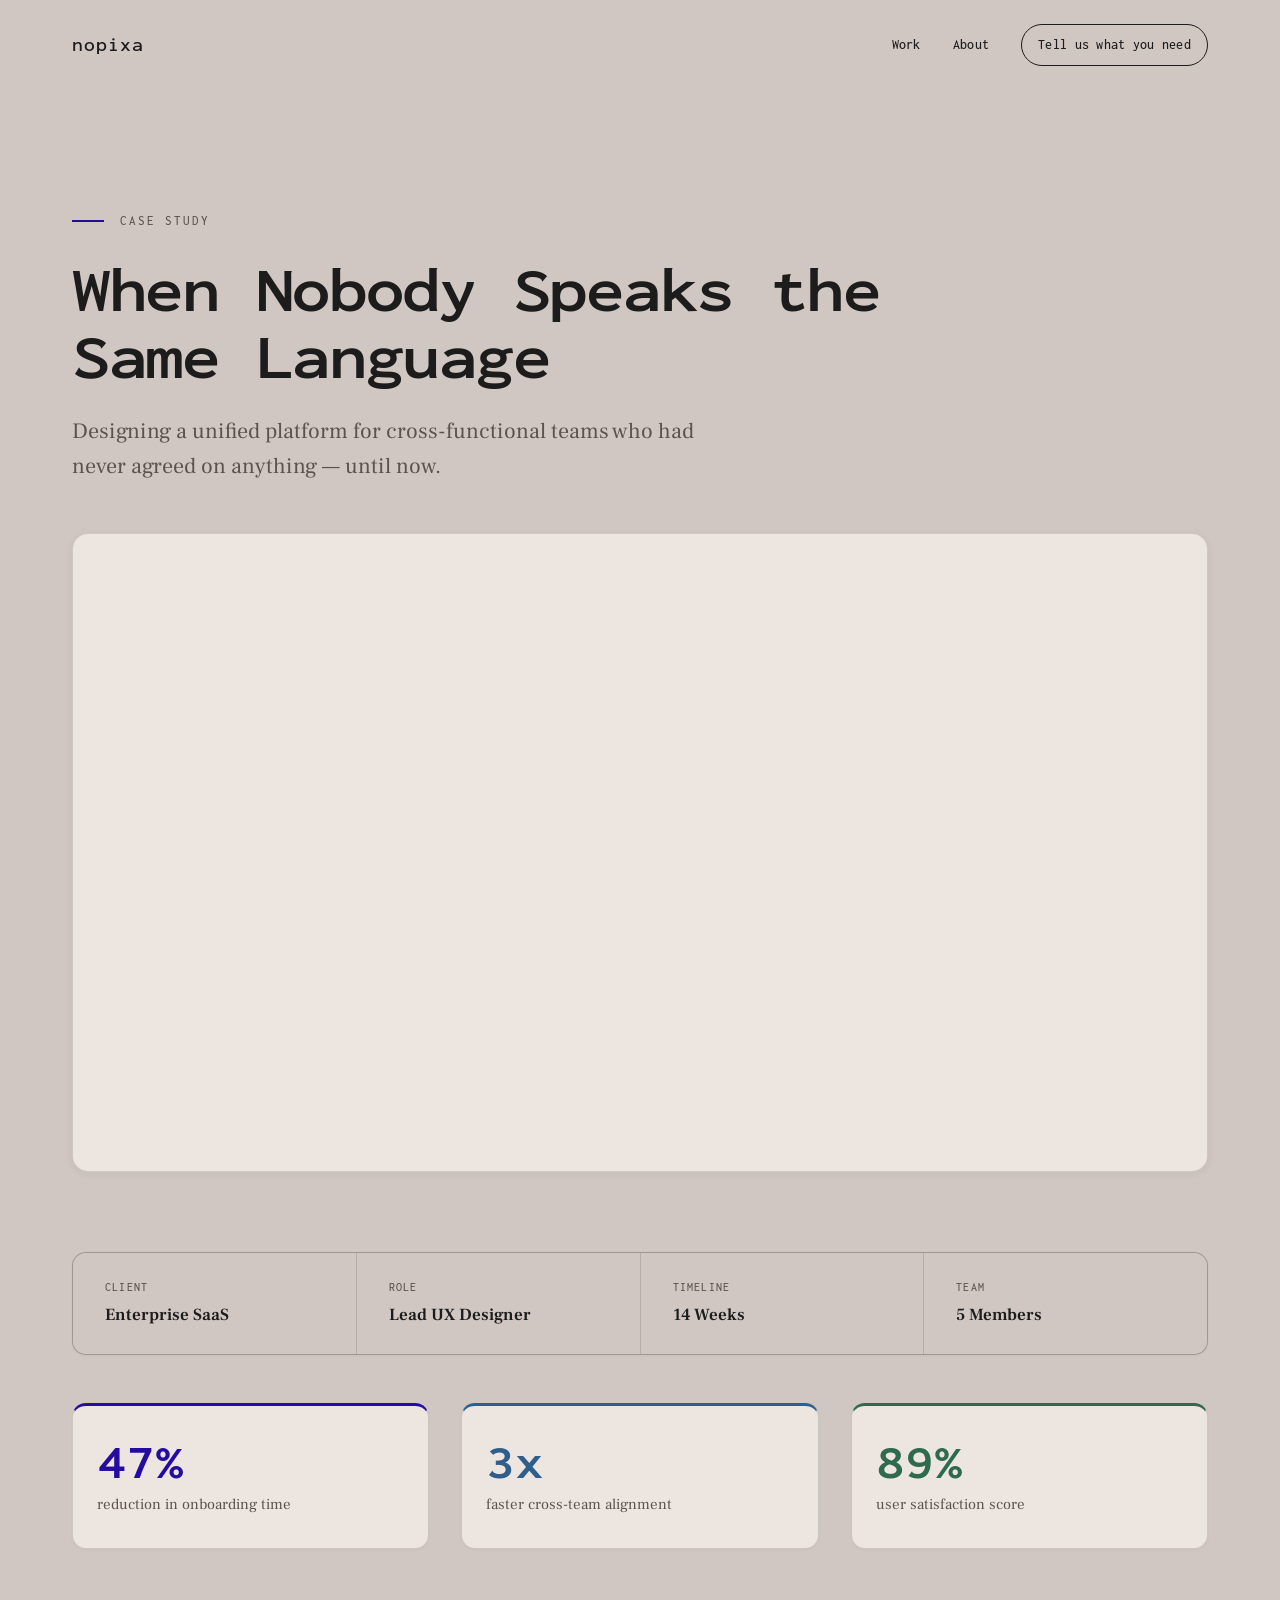
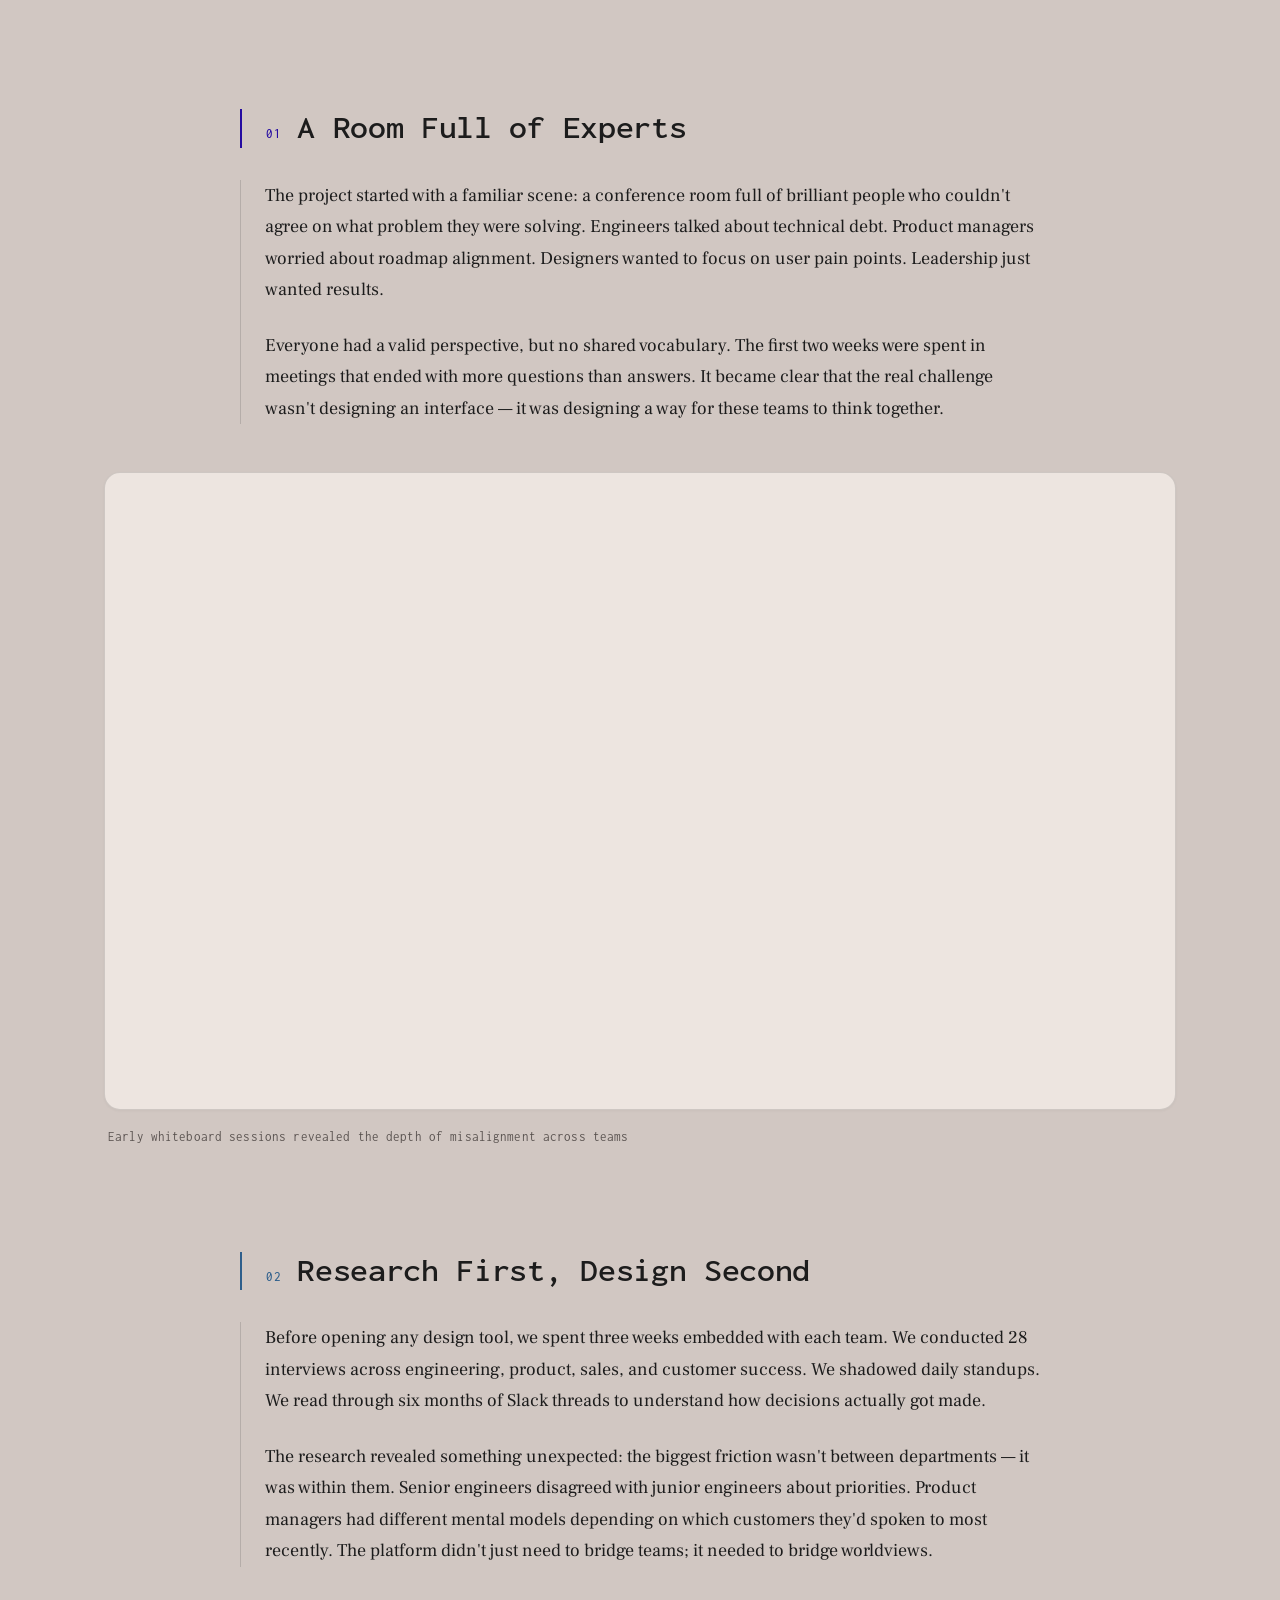
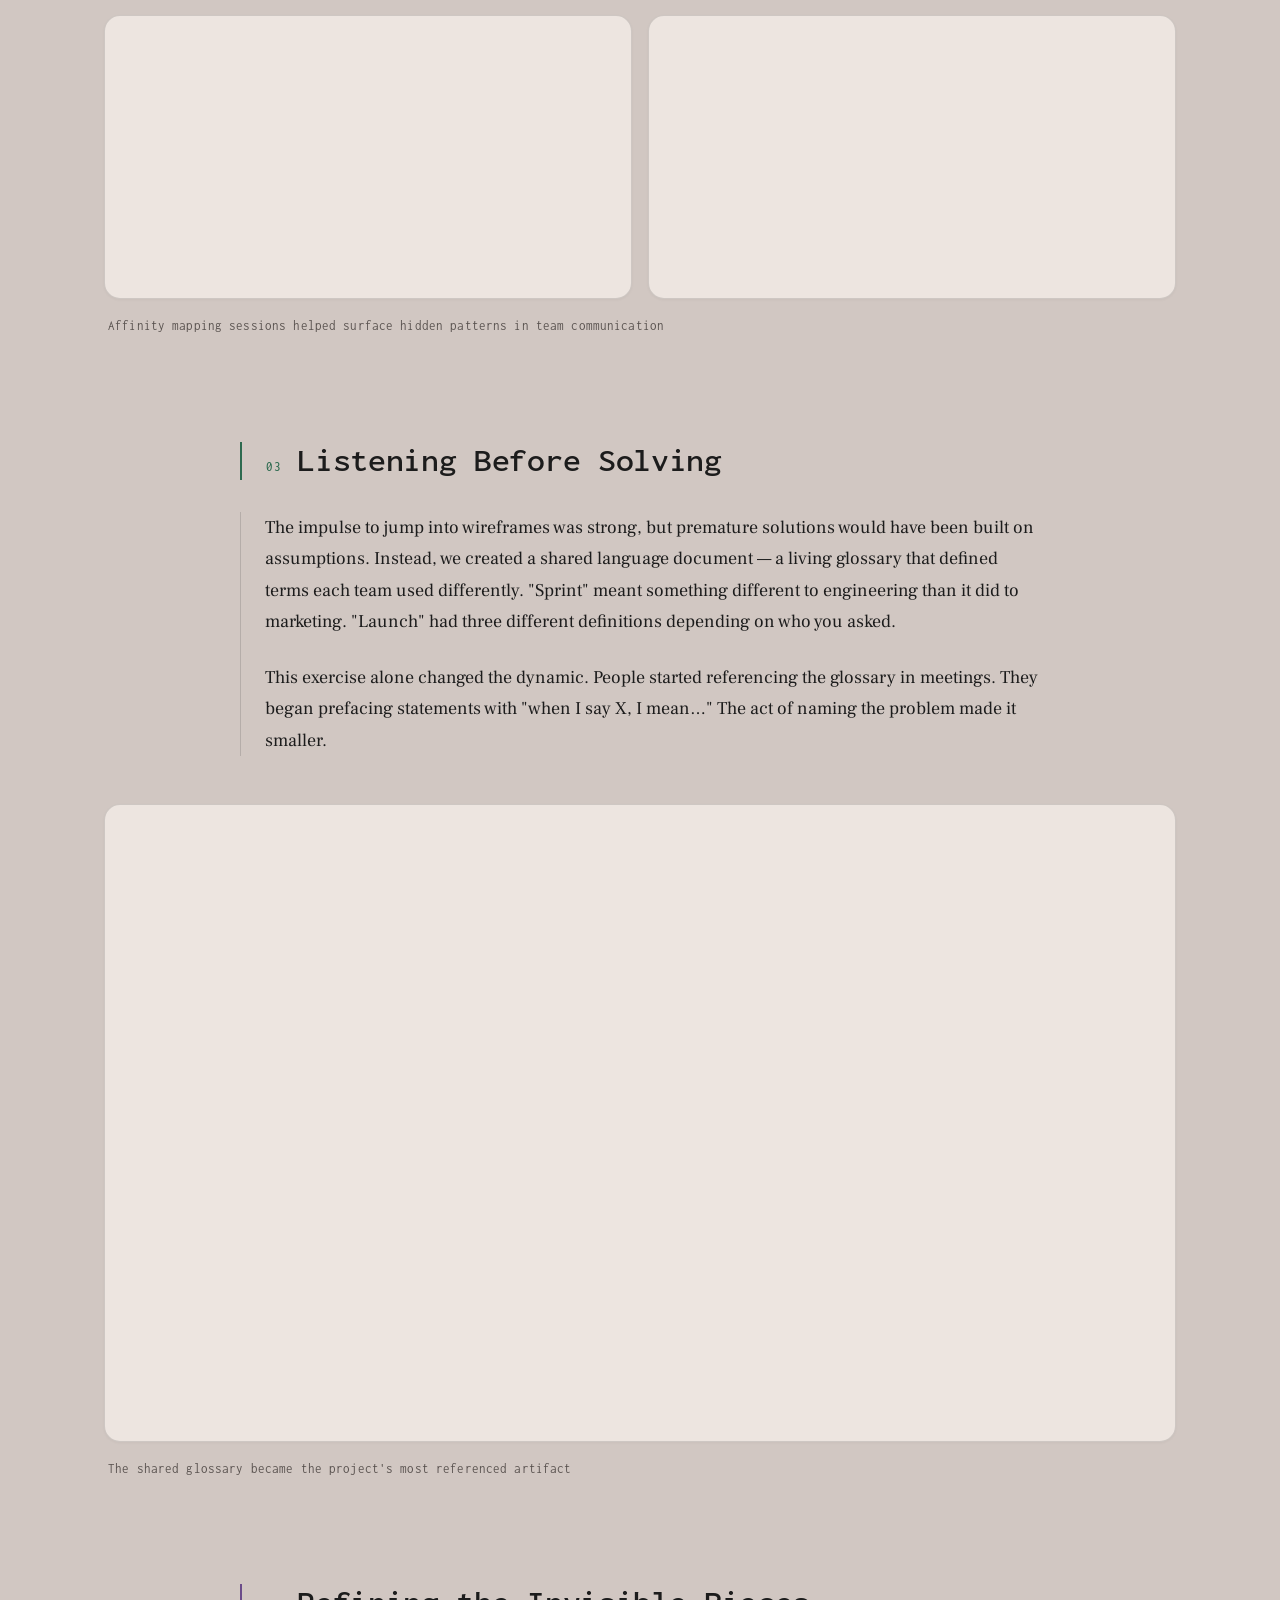
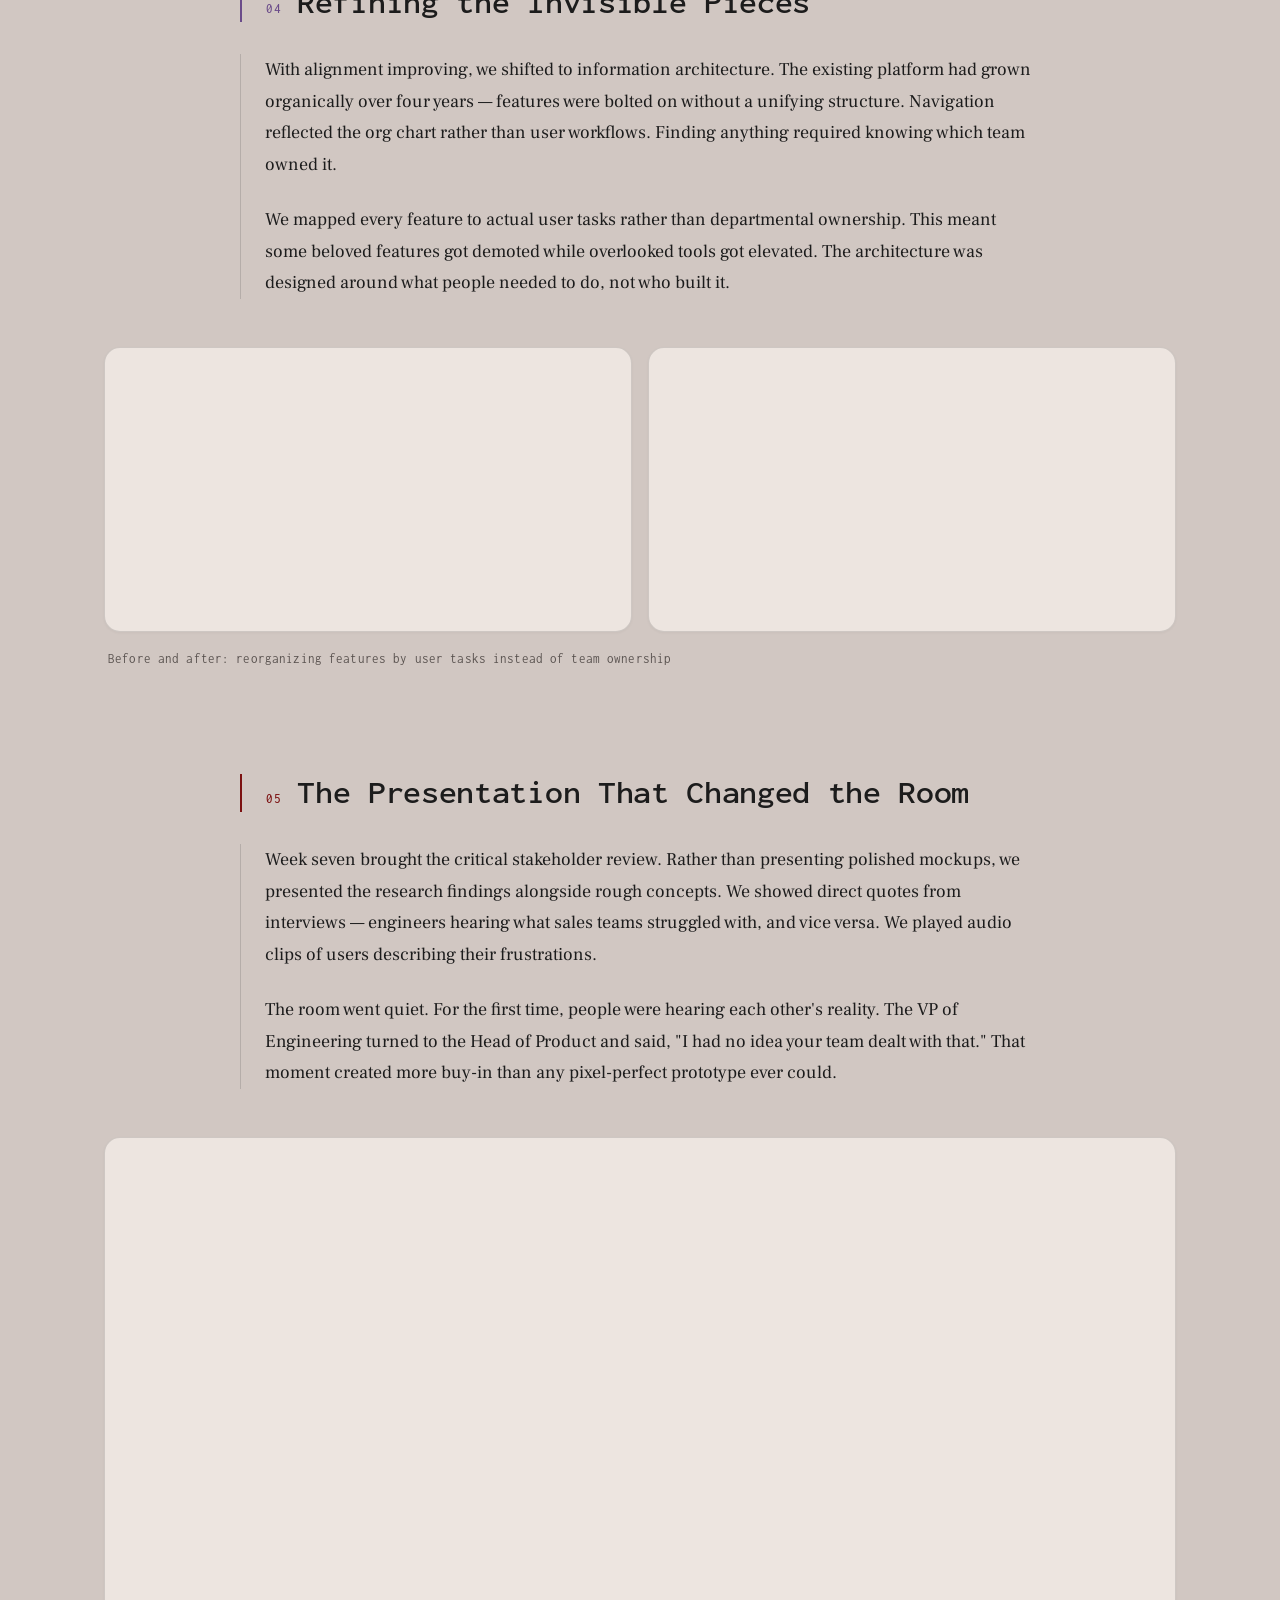
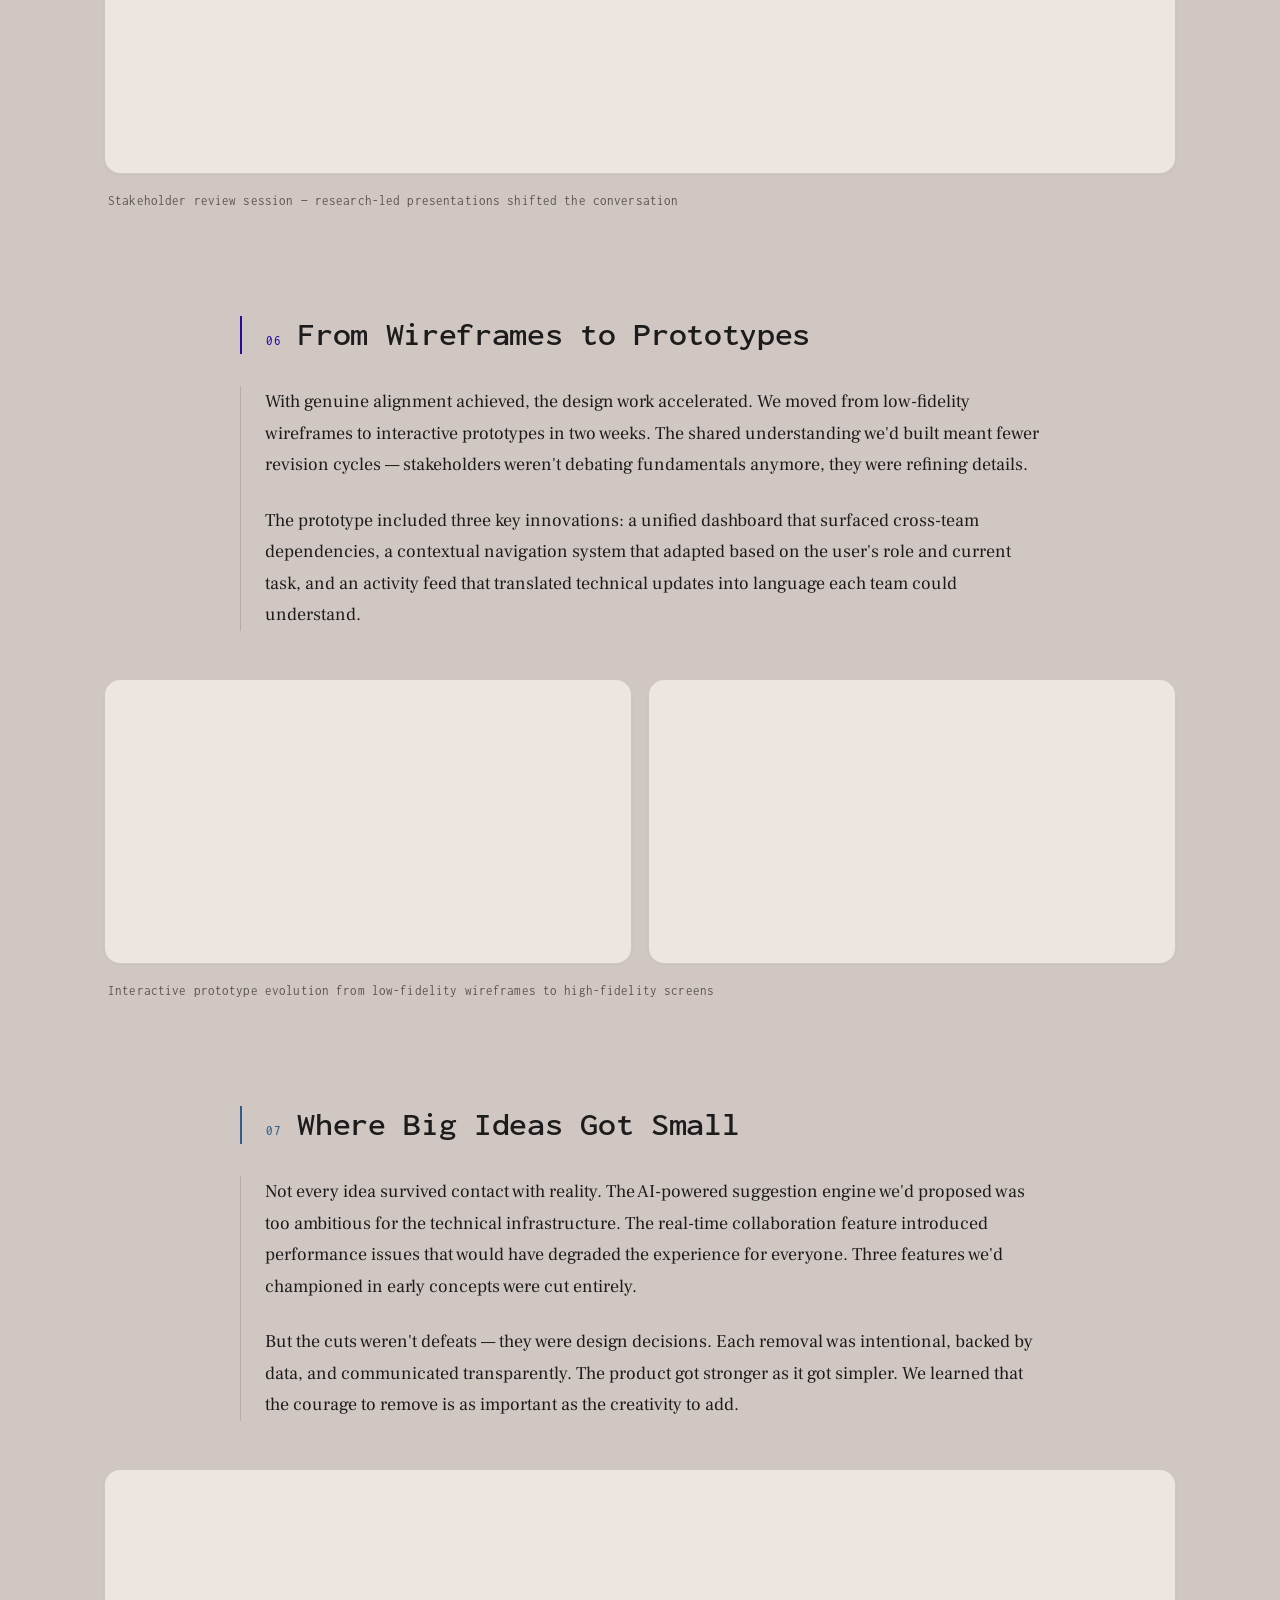
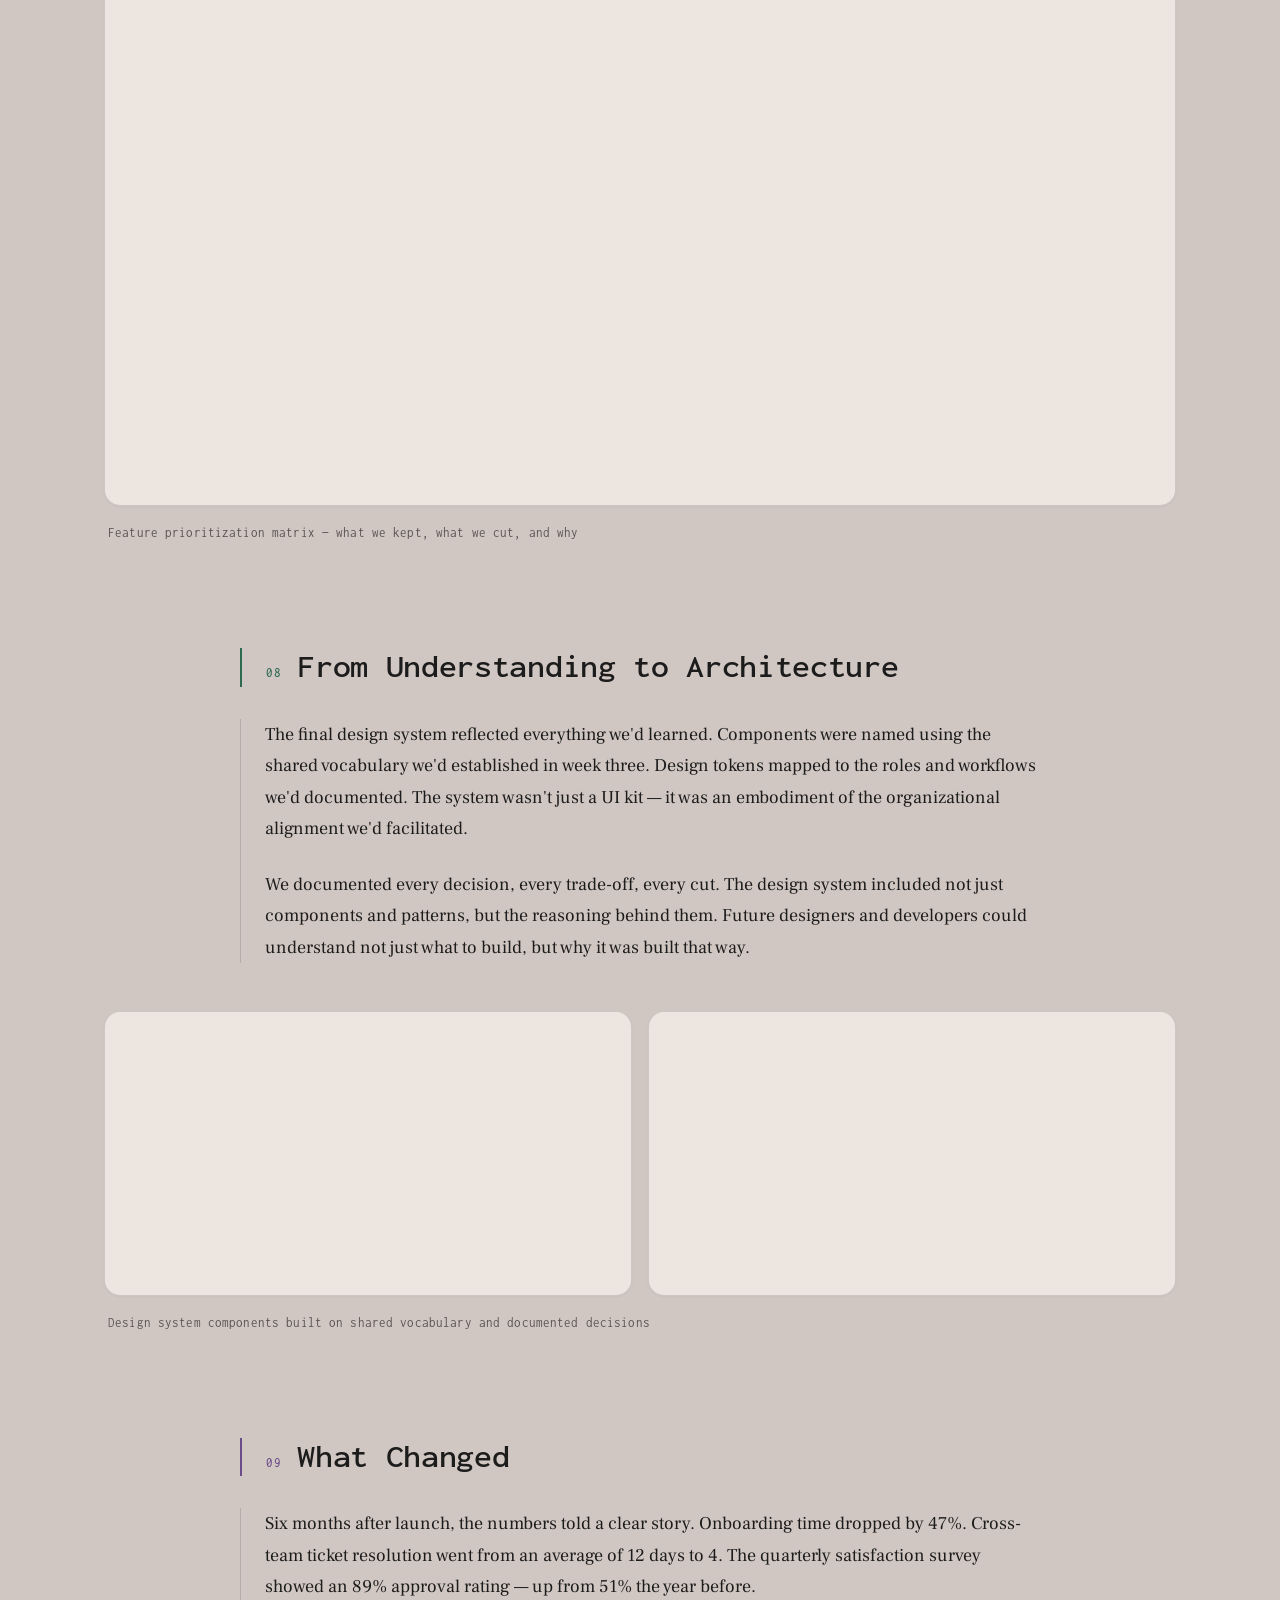
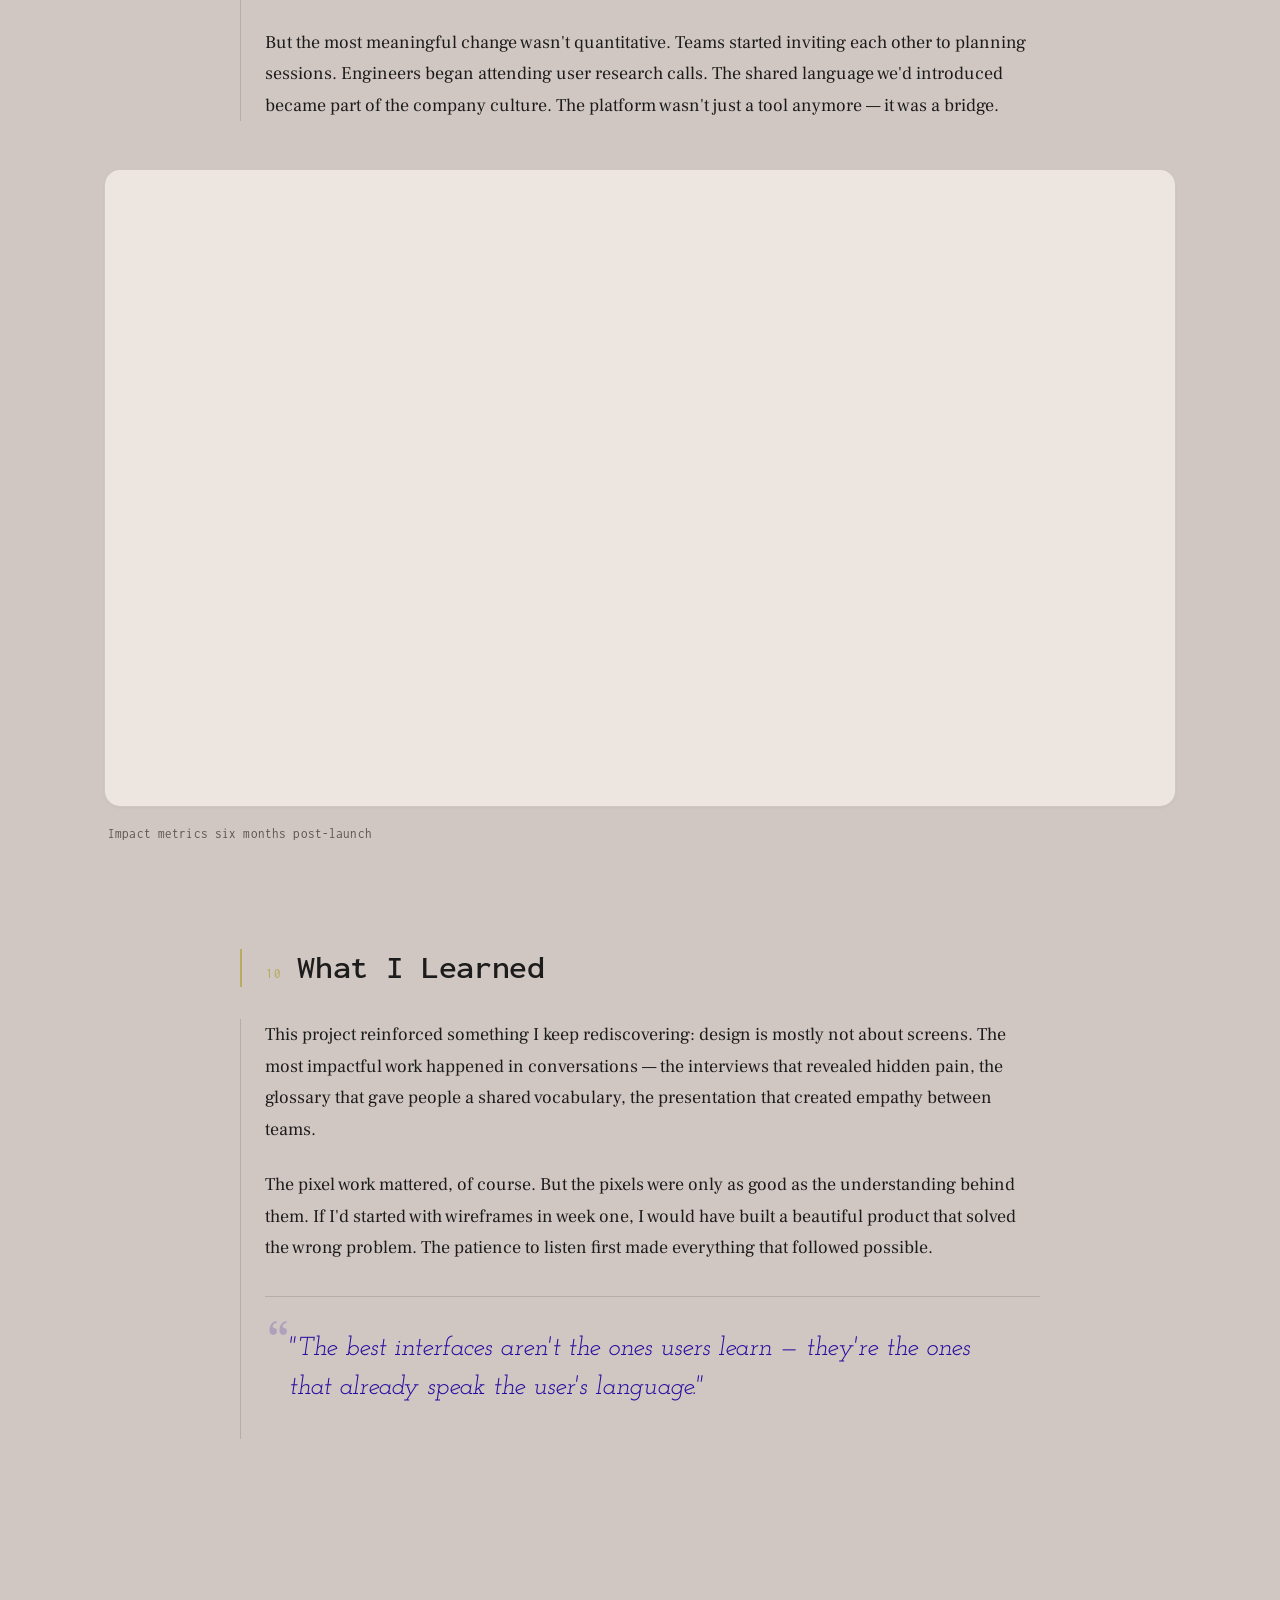
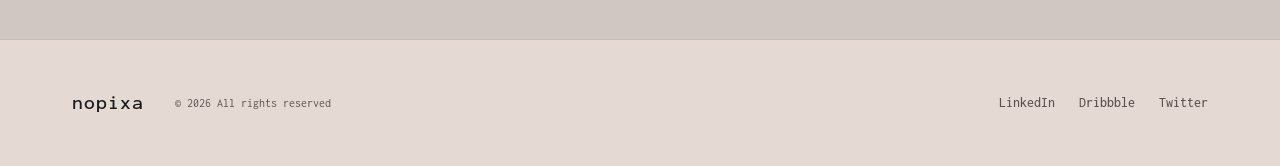
<file: index.html>
<!DOCTYPE html>
<html lang="en">
<head>
  <meta charset="UTF-8">
  <meta name="viewport" content="width=device-width, initial-scale=1.0">
  <title>When Nobody Speaks the Same Language — Case Study</title>
  <link rel="preconnect" href="https://fonts.googleapis.com">
  <link rel="preconnect" href="https://fonts.gstatic.com" crossorigin>
  <link href="https://fonts.googleapis.com/css2?family=Inconsolata:wdth,wght@75..100,200..900&family=Frank+Ruhl+Libre:wght@300..900&family=Josefin+Slab:ital,wght@0,100..700;1,100..700&display=swap" rel="stylesheet">
  <link rel="stylesheet" href="style.css">
  <meta name="description" content="Case study: Designing a unified platform for cross-functional teams — a nopixa design project.">
</head>
<body>

  <!-- Navigation -->
  <nav class="nav">
    <a href="/" class="nav__logo">nopixa</a>
    <div class="nav__links">
      <a href="#" class="nav__link">Work</a>
      <a href="#" class="nav__link">About</a>
      <a href="#" class="nav__link nav__link--cta">Tell us what you need</a>
    </div>
  </nav>

  <!-- Hero -->
  <header class="hero">
    <div class="hero__label">Case Study</div>
    <h1 class="hero__title">When Nobody Speaks the Same Language</h1>
    <p class="hero__subtitle">Designing a unified platform for cross-functional teams who had never agreed on anything — until now.</p>
  </header>

  <!-- Hero Image -->
  <div class="hero-image">
    <div class="hero-image__placeholder"></div>
  </div>

  <!-- Project Overview -->
  <section class="overview">
    <div class="overview__grid">
      <div class="overview__item">
        <span class="overview__label">Client</span>
        <span class="overview__value">Enterprise SaaS</span>
      </div>
      <div class="overview__item">
        <span class="overview__label">Role</span>
        <span class="overview__value">Lead UX Designer</span>
      </div>
      <div class="overview__item">
        <span class="overview__label">Timeline</span>
        <span class="overview__value">14 Weeks</span>
      </div>
      <div class="overview__item">
        <span class="overview__label">Team</span>
        <span class="overview__value">5 Members</span>
      </div>
    </div>
    <div class="overview__stats">
      <div class="stat">
        <span class="stat__number">47%</span>
        <span class="stat__desc">reduction in onboarding time</span>
      </div>
      <div class="stat">
        <span class="stat__number">3x</span>
        <span class="stat__desc">faster cross-team alignment</span>
      </div>
      <div class="stat">
        <span class="stat__number">89%</span>
        <span class="stat__desc">user satisfaction score</span>
      </div>
    </div>
  </section>

  <!-- Content Sections -->
  <main class="content">

    <!-- Section: A Room Full of Experts -->
    <section class="section">
      <div class="section__header">
        <span class="section__number">01</span>
        <h2 class="section__title">A Room Full of Experts</h2>
      </div>
      <div class="section__body">
        <p>The project started with a familiar scene: a conference room full of brilliant people who couldn't agree on what problem they were solving. Engineers talked about technical debt. Product managers worried about roadmap alignment. Designers wanted to focus on user pain points. Leadership just wanted results.</p>
        <p>Everyone had a valid perspective, but no shared vocabulary. The first two weeks were spent in meetings that ended with more questions than answers. It became clear that the real challenge wasn't designing an interface — it was designing a way for these teams to think together.</p>
      </div>
    </section>

    <div class="image-block">
      <div class="image-block__placeholder"></div>
      <span class="image-block__caption">Early whiteboard sessions revealed the depth of misalignment across teams</span>
    </div>

    <!-- Section: Research First, Design Second -->
    <section class="section">
      <div class="section__header">
        <span class="section__number">02</span>
        <h2 class="section__title">Research First, Design Second</h2>
      </div>
      <div class="section__body">
        <p>Before opening any design tool, we spent three weeks embedded with each team. We conducted 28 interviews across engineering, product, sales, and customer success. We shadowed daily standups. We read through six months of Slack threads to understand how decisions actually got made.</p>
        <p>The research revealed something unexpected: the biggest friction wasn't between departments — it was within them. Senior engineers disagreed with junior engineers about priorities. Product managers had different mental models depending on which customers they'd spoken to most recently. The platform didn't just need to bridge teams; it needed to bridge worldviews.</p>
      </div>
    </section>

    <div class="image-block image-block--two-up">
      <div class="image-block__grid">
        <div class="image-block__placeholder"></div>
        <div class="image-block__placeholder"></div>
      </div>
      <span class="image-block__caption">Affinity mapping sessions helped surface hidden patterns in team communication</span>
    </div>

    <!-- Section: Listening Before Solving -->
    <section class="section">
      <div class="section__header">
        <span class="section__number">03</span>
        <h2 class="section__title">Listening Before Solving</h2>
      </div>
      <div class="section__body">
        <p>The impulse to jump into wireframes was strong, but premature solutions would have been built on assumptions. Instead, we created a shared language document — a living glossary that defined terms each team used differently. "Sprint" meant something different to engineering than it did to marketing. "Launch" had three different definitions depending on who you asked.</p>
        <p>This exercise alone changed the dynamic. People started referencing the glossary in meetings. They began prefacing statements with "when I say X, I mean…" The act of naming the problem made it smaller.</p>
      </div>
    </section>

    <div class="image-block">
      <div class="image-block__placeholder"></div>
      <span class="image-block__caption">The shared glossary became the project's most referenced artifact</span>
    </div>

    <!-- Section: Refining the Invisible Pieces -->
    <section class="section">
      <div class="section__header">
        <span class="section__number">04</span>
        <h2 class="section__title">Refining the Invisible Pieces</h2>
      </div>
      <div class="section__body">
        <p>With alignment improving, we shifted to information architecture. The existing platform had grown organically over four years — features were bolted on without a unifying structure. Navigation reflected the org chart rather than user workflows. Finding anything required knowing which team owned it.</p>
        <p>We mapped every feature to actual user tasks rather than departmental ownership. This meant some beloved features got demoted while overlooked tools got elevated. The architecture was designed around what people needed to do, not who built it.</p>
      </div>
    </section>

    <div class="image-block image-block--two-up">
      <div class="image-block__grid">
        <div class="image-block__placeholder"></div>
        <div class="image-block__placeholder"></div>
      </div>
      <span class="image-block__caption">Before and after: reorganizing features by user tasks instead of team ownership</span>
    </div>

    <!-- Section: The Presentation That Changed the Room -->
    <section class="section">
      <div class="section__header">
        <span class="section__number">05</span>
        <h2 class="section__title">The Presentation That Changed the Room</h2>
      </div>
      <div class="section__body">
        <p>Week seven brought the critical stakeholder review. Rather than presenting polished mockups, we presented the research findings alongside rough concepts. We showed direct quotes from interviews — engineers hearing what sales teams struggled with, and vice versa. We played audio clips of users describing their frustrations.</p>
        <p>The room went quiet. For the first time, people were hearing each other's reality. The VP of Engineering turned to the Head of Product and said, "I had no idea your team dealt with that." That moment created more buy-in than any pixel-perfect prototype ever could.</p>
      </div>
    </section>

    <div class="image-block">
      <div class="image-block__placeholder"></div>
      <span class="image-block__caption">Stakeholder review session — research-led presentations shifted the conversation</span>
    </div>

    <!-- Section: From Wireframes to Prototypes -->
    <section class="section">
      <div class="section__header">
        <span class="section__number">06</span>
        <h2 class="section__title">From Wireframes to Prototypes</h2>
      </div>
      <div class="section__body">
        <p>With genuine alignment achieved, the design work accelerated. We moved from low-fidelity wireframes to interactive prototypes in two weeks. The shared understanding we'd built meant fewer revision cycles — stakeholders weren't debating fundamentals anymore, they were refining details.</p>
        <p>The prototype included three key innovations: a unified dashboard that surfaced cross-team dependencies, a contextual navigation system that adapted based on the user's role and current task, and an activity feed that translated technical updates into language each team could understand.</p>
      </div>
    </section>

    <div class="image-block image-block--two-up">
      <div class="image-block__grid">
        <div class="image-block__placeholder"></div>
        <div class="image-block__placeholder"></div>
      </div>
      <span class="image-block__caption">Interactive prototype evolution from low-fidelity wireframes to high-fidelity screens</span>
    </div>

    <!-- Section: Where Big Ideas Got Small -->
    <section class="section">
      <div class="section__header">
        <span class="section__number">07</span>
        <h2 class="section__title">Where Big Ideas Got Small</h2>
      </div>
      <div class="section__body">
        <p>Not every idea survived contact with reality. The AI-powered suggestion engine we'd proposed was too ambitious for the technical infrastructure. The real-time collaboration feature introduced performance issues that would have degraded the experience for everyone. Three features we'd championed in early concepts were cut entirely.</p>
        <p>But the cuts weren't defeats — they were design decisions. Each removal was intentional, backed by data, and communicated transparently. The product got stronger as it got simpler. We learned that the courage to remove is as important as the creativity to add.</p>
      </div>
    </section>

    <div class="image-block">
      <div class="image-block__placeholder"></div>
      <span class="image-block__caption">Feature prioritization matrix — what we kept, what we cut, and why</span>
    </div>

    <!-- Section: From Understanding to Architecture -->
    <section class="section">
      <div class="section__header">
        <span class="section__number">08</span>
        <h2 class="section__title">From Understanding to Architecture</h2>
      </div>
      <div class="section__body">
        <p>The final design system reflected everything we'd learned. Components were named using the shared vocabulary we'd established in week three. Design tokens mapped to the roles and workflows we'd documented. The system wasn't just a UI kit — it was an embodiment of the organizational alignment we'd facilitated.</p>
        <p>We documented every decision, every trade-off, every cut. The design system included not just components and patterns, but the reasoning behind them. Future designers and developers could understand not just what to build, but why it was built that way.</p>
      </div>
    </section>

    <div class="image-block image-block--two-up">
      <div class="image-block__grid">
        <div class="image-block__placeholder"></div>
        <div class="image-block__placeholder"></div>
      </div>
      <span class="image-block__caption">Design system components built on shared vocabulary and documented decisions</span>
    </div>

    <!-- Section: What Changed -->
    <section class="section">
      <div class="section__header">
        <span class="section__number">09</span>
        <h2 class="section__title">What Changed</h2>
      </div>
      <div class="section__body">
        <p>Six months after launch, the numbers told a clear story. Onboarding time dropped by 47%. Cross-team ticket resolution went from an average of 12 days to 4. The quarterly satisfaction survey showed an 89% approval rating — up from 51% the year before.</p>
        <p>But the most meaningful change wasn't quantitative. Teams started inviting each other to planning sessions. Engineers began attending user research calls. The shared language we'd introduced became part of the company culture. The platform wasn't just a tool anymore — it was a bridge.</p>
      </div>
    </section>

    <div class="image-block">
      <div class="image-block__placeholder"></div>
      <span class="image-block__caption">Impact metrics six months post-launch</span>
    </div>

    <!-- Section: What I Learned -->
    <section class="section section--last">
      <div class="section__header">
        <span class="section__number">10</span>
        <h2 class="section__title">What I Learned</h2>
      </div>
      <div class="section__body">
        <p>This project reinforced something I keep rediscovering: design is mostly not about screens. The most impactful work happened in conversations — the interviews that revealed hidden pain, the glossary that gave people a shared vocabulary, the presentation that created empathy between teams.</p>
        <p>The pixel work mattered, of course. But the pixels were only as good as the understanding behind them. If I'd started with wireframes in week one, I would have built a beautiful product that solved the wrong problem. The patience to listen first made everything that followed possible.</p>
        <div class="section__quote">
          <blockquote>"The best interfaces aren't the ones users learn — they're the ones that already speak the user's language."</blockquote>
        </div>
      </div>
    </section>

  </main>

  <!-- Footer -->
  <footer class="footer">
    <div class="footer__inner">
      <div class="footer__left">
        <span class="footer__logo">nopixa</span>
        <span class="footer__copy">&copy; 2026 All rights reserved</span>
      </div>
      <div class="footer__right">
        <a href="#" class="footer__link">LinkedIn</a>
        <a href="#" class="footer__link">Dribbble</a>
        <a href="#" class="footer__link">Twitter</a>
      </div>
    </div>
  </footer>

  <!-- Scroll Animations -->
  <script>
    document.addEventListener('DOMContentLoaded', () => {
      const elements = document.querySelectorAll('.section, .image-block, .stat');

      if ('IntersectionObserver' in window) {
        const observer = new IntersectionObserver((entries) => {
          entries.forEach((entry) => {
            if (entry.isIntersecting) {
              entry.target.classList.add('visible');
              observer.unobserve(entry.target);
            }
          });
        }, { threshold: 0.1, rootMargin: '0px 0px -40px 0px' });

        elements.forEach((el) => observer.observe(el));
      } else {
        elements.forEach((el) => el.classList.add('visible'));
      }
    });
  </script>

</body>
</html>
</file>
<file: style.css>
/* ============================================
   NOPIXA DESIGN SYSTEM — Case Study Template
   ============================================ */

/* --- Reset & Base --- */
*,
*::before,
*::after {
  margin: 0;
  padding: 0;
  box-sizing: border-box;
}

:root {
  /* Colors */
  --color-bg: #d1c7c2;
  --color-bg-light: #e4d9d3;
  --color-bg-card: #ede5e0;
  --color-text: #1c1c1c;
  --color-text-muted: #5a5350;
  --color-accent: #250ca1;
  --color-accent-hover: #5531e6;
  --color-border: #1c1c1c;
  --color-border-light: rgba(28, 28, 28, 0.15);

  /* Section accent colors (from reference) */
  --color-blue: #2e5f8c;
  --color-green: #2d6a4f;
  --color-purple: #6b4c8a;
  --color-maroon: #7c1111;
  --color-gold: #b7ab62;

  /* Typography */
  --font-mono: 'Inconsolata', monospace;
  --font-serif: 'Frank Ruhl Libre', serif;
  --font-accent: 'Josefin Slab', serif;

  /* Spacing */
  --space-xs: 4px;
  --space-sm: 8px;
  --space-md: 16px;
  --space-lg: 24px;
  --space-xl: 32px;
  --space-2xl: 48px;
  --space-3xl: 80px;
  --space-4xl: 120px;

  /* Layout */
  --max-width: 1200px;
  --content-width: 800px;
  --radius-sm: 5px;
  --radius-md: 14px;
  --radius-lg: 16px;

  /* Shadows */
  --shadow-card: 0px 1px 3px 0px rgba(0, 0, 0, 0.04);
  --shadow-elevated: 0px 2px 8px 0px rgba(0, 0, 0, 0.06);
}

html {
  font-size: 16px;
  scroll-behavior: smooth;
  -webkit-font-smoothing: antialiased;
  -moz-osx-font-smoothing: grayscale;
}

body {
  background-color: var(--color-bg);
  color: var(--color-text);
  font-family: var(--font-serif);
  font-weight: 400;
  line-height: 1.7;
  overflow-x: clip;
}

a {
  color: var(--color-text);
  text-decoration: none;
  transition: color 0.2s ease;
}

a:hover {
  color: var(--color-accent);
}

img {
  max-width: 100%;
  display: block;
}

/* --- Navigation --- */
.nav {
  display: flex;
  align-items: center;
  justify-content: space-between;
  padding: var(--space-lg) var(--space-xl);
  max-width: var(--max-width);
  margin: 0 auto;
}

.nav__logo {
  font-family: var(--font-mono);
  font-weight: 600;
  font-size: 1.125rem;
  letter-spacing: 0.05em;
  font-stretch: expanded;
  font-variation-settings: "wdth" 125;
}

.nav__links {
  display: flex;
  align-items: center;
  gap: var(--space-xl);
}

.nav__link {
  font-family: var(--font-mono);
  font-size: 0.875rem;
  font-weight: 500;
  letter-spacing: 0.02em;
}

.nav__link--cta {
  border: 1.5px solid var(--color-border);
  padding: var(--space-sm) var(--space-md);
  border-radius: 100px;
  transition: all 0.2s ease;
}

.nav__link--cta:hover {
  background-color: var(--color-text);
  color: var(--color-bg);
}

/* --- Hero --- */
.hero {
  max-width: var(--max-width);
  margin: 0 auto;
  padding: var(--space-4xl) var(--space-xl) var(--space-2xl);
  text-align: left;
}

.hero__label {
  font-family: var(--font-mono);
  font-size: 0.8125rem;
  font-weight: 500;
  letter-spacing: 0.15em;
  text-transform: uppercase;
  color: var(--color-text-muted);
  margin-bottom: var(--space-lg);
  display: flex;
  align-items: center;
  gap: var(--space-md);
}

.hero__label::before {
  content: '';
  display: inline-block;
  width: 32px;
  height: 2px;
  background-color: var(--color-accent);
  flex-shrink: 0;
}

.hero__title {
  font-family: var(--font-mono);
  font-weight: 700;
  font-stretch: expanded;
  font-variation-settings: "wdth" 125;
  font-size: clamp(2.25rem, 5vw, 4.5rem);
  line-height: 1.05;
  letter-spacing: -0.02em;
  color: var(--color-text);
  margin-bottom: var(--space-lg);
  max-width: 900px;
}

.hero__subtitle {
  font-family: var(--font-serif);
  font-size: clamp(1.125rem, 2vw, 1.375rem);
  font-weight: 400;
  line-height: 1.6;
  color: var(--color-text-muted);
  max-width: 640px;
}

/* --- Hero Image --- */
.hero-image {
  max-width: var(--max-width);
  margin: 0 auto;
  padding: 0 var(--space-xl) var(--space-3xl);
}

.hero-image__placeholder {
  width: 100%;
  aspect-ratio: 2400 / 1350;
  background-color: var(--color-bg-card);
  border-radius: var(--radius-lg);
  border: 1px solid var(--color-border-light);
  box-shadow: var(--shadow-elevated);
}

/* --- Overview / Stats --- */
.overview {
  max-width: var(--max-width);
  margin: 0 auto;
  padding: 0 var(--space-xl) var(--space-3xl);
}

.overview__grid {
  display: grid;
  grid-template-columns: repeat(4, 1fr);
  gap: 1px;
  background-color: var(--color-border-light);
  border: 1px solid var(--color-border-light);
  border-radius: var(--radius-md);
  overflow: hidden;
  margin-bottom: var(--space-2xl);
  box-shadow: var(--shadow-card);
}

.overview__item {
  background-color: var(--color-bg);
  padding: var(--space-lg) var(--space-xl);
  display: flex;
  flex-direction: column;
  gap: var(--space-xs);
}

.overview__label {
  font-family: var(--font-mono);
  font-size: 0.75rem;
  font-weight: 500;
  letter-spacing: 0.1em;
  text-transform: uppercase;
  color: var(--color-text-muted);
}

.overview__value {
  font-family: var(--font-serif);
  font-size: 1.0625rem;
  font-weight: 600;
  color: var(--color-text);
}

.overview__stats {
  display: grid;
  grid-template-columns: repeat(3, 1fr);
  gap: var(--space-xl);
}

.stat {
  background-color: var(--color-bg-card);
  border-radius: var(--radius-md);
  padding: var(--space-xl) var(--space-lg);
  border: 1px solid var(--color-border-light);
  border-top: 3px solid var(--color-accent);
  display: flex;
  flex-direction: column;
  gap: var(--space-sm);
  box-shadow: var(--shadow-card);
}

.stat:nth-child(2) {
  border-top-color: var(--color-blue);
}

.stat:nth-child(3) {
  border-top-color: var(--color-green);
}

.stat__number {
  font-family: var(--font-mono);
  font-weight: 700;
  font-stretch: expanded;
  font-variation-settings: "wdth" 125;
  font-size: clamp(2rem, 4vw, 3rem);
  line-height: 1;
  color: var(--color-accent);
}

.stat:nth-child(2) .stat__number {
  color: var(--color-blue);
}

.stat:nth-child(3) .stat__number {
  color: var(--color-green);
}

.stat__desc {
  font-family: var(--font-serif);
  font-size: 0.9375rem;
  color: var(--color-text-muted);
  line-height: 1.5;
}

/* --- Content / Sections --- */
.content {
  max-width: var(--max-width);
  margin: 0 auto;
  padding: 0 var(--space-xl);
}

.section {
  padding: var(--space-3xl) 0 var(--space-2xl);
  max-width: var(--content-width);
  margin: 0 auto;
}

.section--last {
  padding-bottom: var(--space-4xl);
}

.section__header {
  display: flex;
  align-items: baseline;
  gap: var(--space-md);
  margin-bottom: var(--space-xl);
  border-left: 2px solid var(--color-border);
  padding-left: var(--space-lg);
}

.section__number {
  font-family: var(--font-mono);
  font-size: 0.8125rem;
  font-weight: 500;
  letter-spacing: 0.05em;
  color: var(--color-text-muted);
  flex-shrink: 0;
}

.section__title {
  font-family: var(--font-mono);
  font-weight: 600;
  font-stretch: expanded;
  font-variation-settings: "wdth" 115;
  font-size: clamp(1.5rem, 3vw, 2rem);
  line-height: 1.2;
  letter-spacing: -0.01em;
}

.section__body {
  padding-left: var(--space-lg);
  border-left: 1px solid var(--color-border-light);
}

/* Color-coded section accents */
.section:nth-of-type(1) .section__header { border-left-color: var(--color-accent); }
.section:nth-of-type(2) .section__header { border-left-color: var(--color-blue); }
.section:nth-of-type(3) .section__header { border-left-color: var(--color-green); }
.section:nth-of-type(4) .section__header { border-left-color: var(--color-purple); }
.section:nth-of-type(5) .section__header { border-left-color: var(--color-maroon); }
.section:nth-of-type(6) .section__header { border-left-color: var(--color-accent); }
.section:nth-of-type(7) .section__header { border-left-color: var(--color-blue); }
.section:nth-of-type(8) .section__header { border-left-color: var(--color-green); }
.section:nth-of-type(9) .section__header { border-left-color: var(--color-purple); }
.section:nth-of-type(10) .section__header { border-left-color: var(--color-gold); }

.section:nth-of-type(1) .section__number { color: var(--color-accent); }
.section:nth-of-type(2) .section__number { color: var(--color-blue); }
.section:nth-of-type(3) .section__number { color: var(--color-green); }
.section:nth-of-type(4) .section__number { color: var(--color-purple); }
.section:nth-of-type(5) .section__number { color: var(--color-maroon); }
.section:nth-of-type(6) .section__number { color: var(--color-accent); }
.section:nth-of-type(7) .section__number { color: var(--color-blue); }
.section:nth-of-type(8) .section__number { color: var(--color-green); }
.section:nth-of-type(9) .section__number { color: var(--color-purple); }
.section:nth-of-type(10) .section__number { color: var(--color-gold); }

.section__body p {
  font-family: var(--font-serif);
  font-size: clamp(1rem, 1.5vw, 1.125rem);
  line-height: 1.75;
  color: var(--color-text);
  margin-bottom: var(--space-lg);
}

.section__body p:last-child {
  margin-bottom: 0;
}

.section__quote {
  margin-top: var(--space-xl);
  padding: var(--space-xl) var(--space-lg);
  border-top: 1px solid var(--color-border-light);
  position: relative;
}

.section__quote::before {
  content: '\201C';
  font-family: var(--font-serif);
  font-size: 4rem;
  line-height: 1;
  color: var(--color-accent);
  opacity: 0.2;
  position: absolute;
  top: var(--space-md);
  left: 0;
}

.section__quote blockquote {
  font-family: var(--font-accent);
  font-style: italic;
  font-size: clamp(1.25rem, 2.5vw, 1.625rem);
  line-height: 1.5;
  color: var(--color-accent);
}

/* --- Image Blocks --- */
.image-block {
  max-width: var(--max-width);
  margin: 0 auto;
  padding: 0 var(--space-xl) var(--space-lg);
}

.image-block__placeholder {
  width: 100%;
  aspect-ratio: 2960 / 1760;
  background-color: var(--color-bg-card);
  border-radius: var(--radius-lg);
  border: 1px solid var(--color-border-light);
  box-shadow: var(--shadow-card);
}

.image-block__grid {
  display: grid;
  grid-template-columns: 1fr 1fr;
  gap: var(--space-md);
}

.image-block__grid .image-block__placeholder {
  aspect-ratio: 1576 / 850;
}

.image-block__caption {
  display: block;
  font-family: var(--font-mono);
  font-size: 0.8125rem;
  font-weight: 400;
  color: var(--color-text-muted);
  margin-top: var(--space-md);
  padding-left: var(--space-xs);
  letter-spacing: 0.01em;
}

/* --- Footer --- */
.footer {
  background-color: var(--color-bg-light);
  margin-top: var(--space-3xl);
  border-top: 1px solid var(--color-border-light);
}

.footer__inner {
  max-width: var(--max-width);
  margin: 0 auto;
  padding: var(--space-2xl) var(--space-xl);
  display: flex;
  align-items: center;
  justify-content: space-between;
}

.footer__left {
  display: flex;
  align-items: center;
  gap: var(--space-xl);
}

.footer__logo {
  font-family: var(--font-mono);
  font-weight: 600;
  font-size: 1.125rem;
  letter-spacing: 0.05em;
  font-stretch: expanded;
  font-variation-settings: "wdth" 125;
}

.footer__copy {
  font-family: var(--font-mono);
  font-size: 0.75rem;
  color: var(--color-text-muted);
}

.footer__right {
  display: flex;
  gap: var(--space-lg);
}

.footer__link {
  font-family: var(--font-mono);
  font-size: 0.875rem;
  font-weight: 500;
  color: var(--color-text-muted);
  transition: color 0.2s ease;
}

.footer__link:hover {
  color: var(--color-accent);
}

/* ============================================
   RESPONSIVE DESIGN
   ============================================ */

/* Tablet (< 1280px) */
@media (max-width: 1279px) {
  :root {
    --space-4xl: 90px;
    --space-3xl: 64px;
  }
}

/* Mobile (< 800px) */
@media (max-width: 799px) {
  :root {
    --space-4xl: 64px;
    --space-3xl: 48px;
    --space-2xl: 32px;
  }

  /* Nav */
  .nav {
    padding: var(--space-md) var(--space-md);
  }

  .nav__links {
    gap: var(--space-md);
  }

  .nav__link {
    font-size: 0.8125rem;
  }

  .nav__link--cta {
    padding: 6px var(--space-sm);
    font-size: 0.75rem;
  }

  /* Hero */
  .hero {
    padding: var(--space-3xl) var(--space-md) var(--space-lg);
  }

  .hero__label {
    font-size: 0.6875rem;
    margin-bottom: var(--space-md);
    gap: var(--space-sm);
  }

  .hero__label::before {
    width: 20px;
  }

  .hero__title {
    font-size: clamp(1.75rem, 8vw, 2.5rem);
    margin-bottom: var(--space-md);
  }

  .hero__subtitle {
    font-size: 1rem;
  }

  /* Hero Image */
  .hero-image {
    padding: 0 var(--space-md) var(--space-2xl);
  }

  /* Overview */
  .overview {
    padding: 0 var(--space-md) var(--space-2xl);
  }

  .overview__grid {
    grid-template-columns: repeat(2, 1fr);
  }

  .overview__item {
    padding: var(--space-md);
  }

  .overview__stats {
    grid-template-columns: 1fr;
    gap: var(--space-md);
  }

  .stat {
    padding: var(--space-lg);
  }

  /* Content */
  .content {
    padding: 0 var(--space-md);
  }

  .section {
    padding: var(--space-2xl) 0 var(--space-lg);
  }

  .section__header {
    padding-left: var(--space-md);
    margin-bottom: var(--space-lg);
  }

  .section__body {
    padding-left: var(--space-md);
  }

  /* Images */
  .image-block {
    padding: 0 var(--space-md) var(--space-md);
  }

  .image-block__grid {
    grid-template-columns: 1fr;
    gap: var(--space-sm);
  }

  /* Footer */
  .footer__inner {
    flex-direction: column;
    gap: var(--space-lg);
    text-align: center;
    padding: var(--space-xl) var(--space-md);
  }

  .footer__left {
    flex-direction: column;
    gap: var(--space-sm);
  }
}

/* Small mobile (< 480px) */
@media (max-width: 479px) {
  .nav__links {
    gap: var(--space-sm);
  }

  .overview__grid {
    grid-template-columns: 1fr;
  }

  .hero__title {
    font-size: 1.75rem;
  }
}

/* --- Scroll Animations --- */
.section,
.image-block,
.stat {
  opacity: 0;
  transform: translateY(24px);
  transition: opacity 0.6s ease, transform 0.6s ease;
}

.section.visible,
.image-block.visible,
.stat.visible {
  opacity: 1;
  transform: translateY(0);
}

/* Initial visible states for no-JS fallback */
@media (prefers-reduced-motion: reduce) {
  .section,
  .image-block,
  .stat {
    opacity: 1;
    transform: none;
    transition: none;
  }
}
</file>
